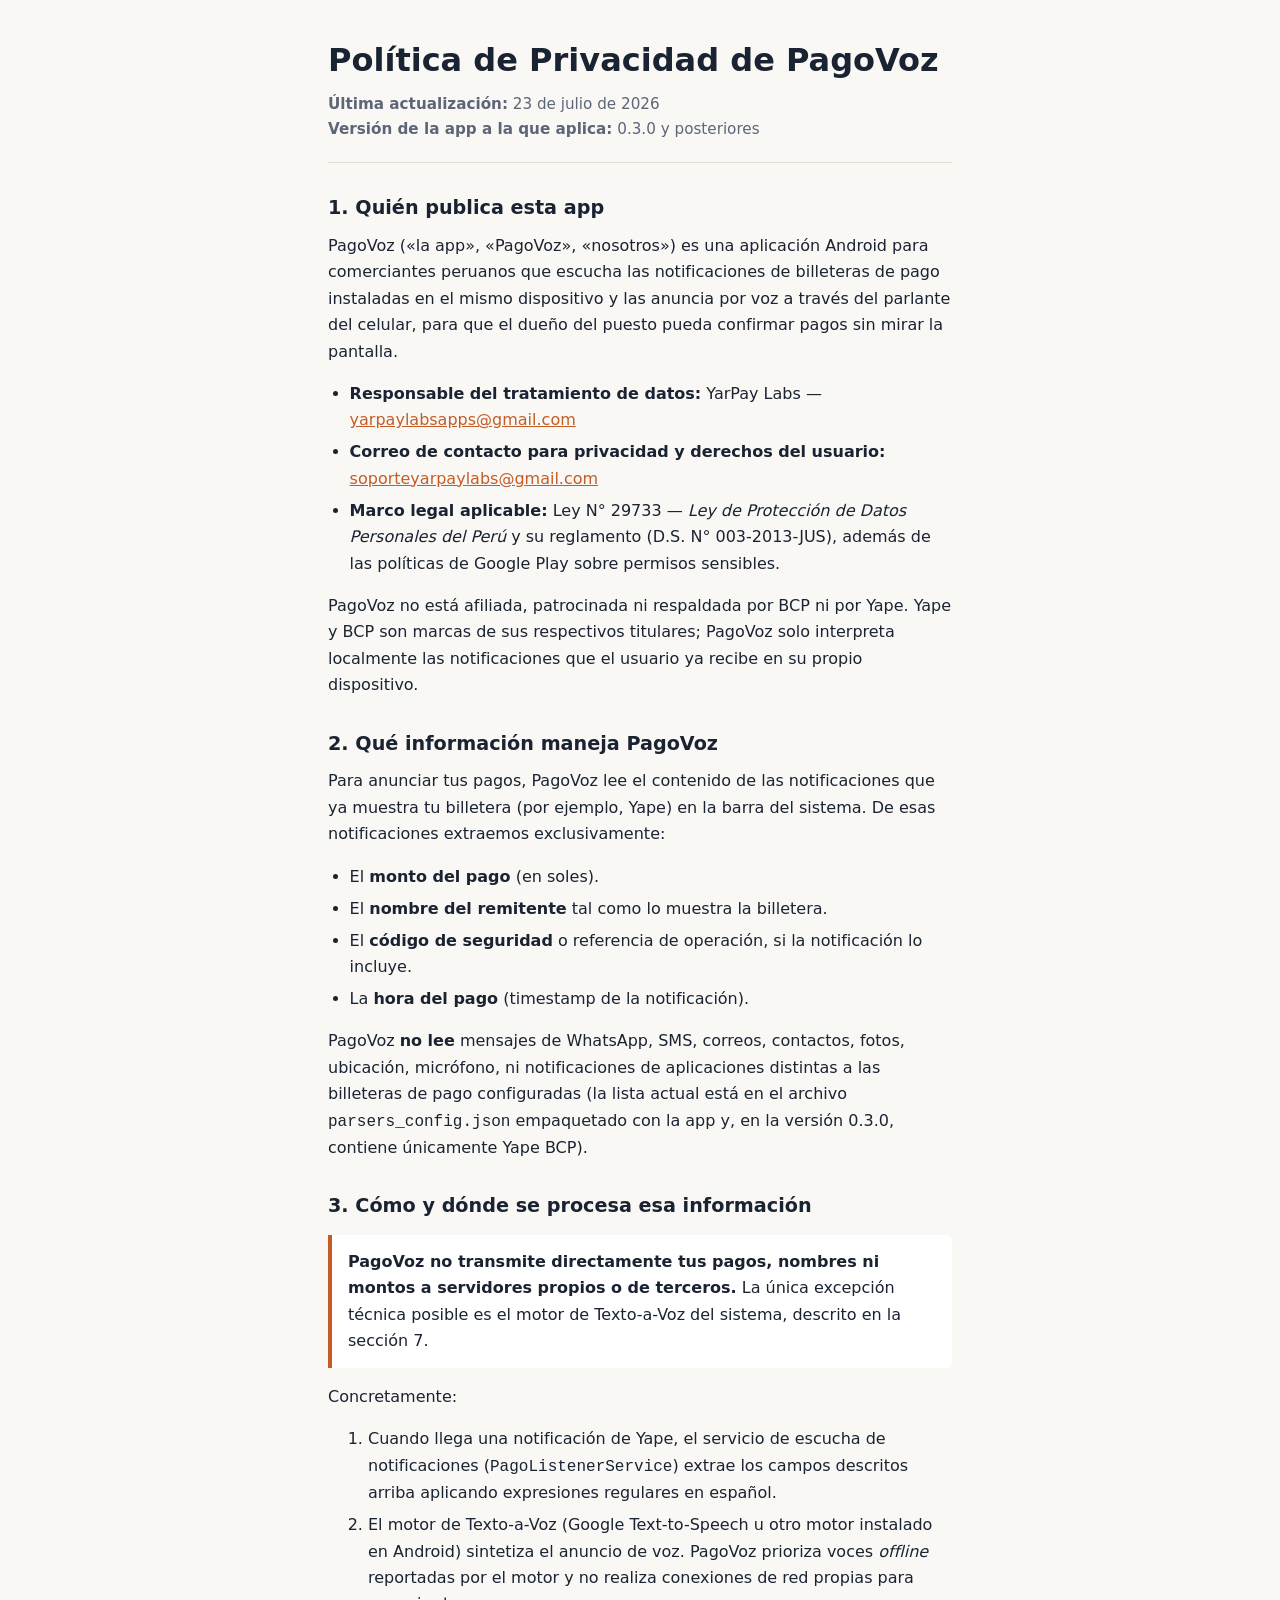
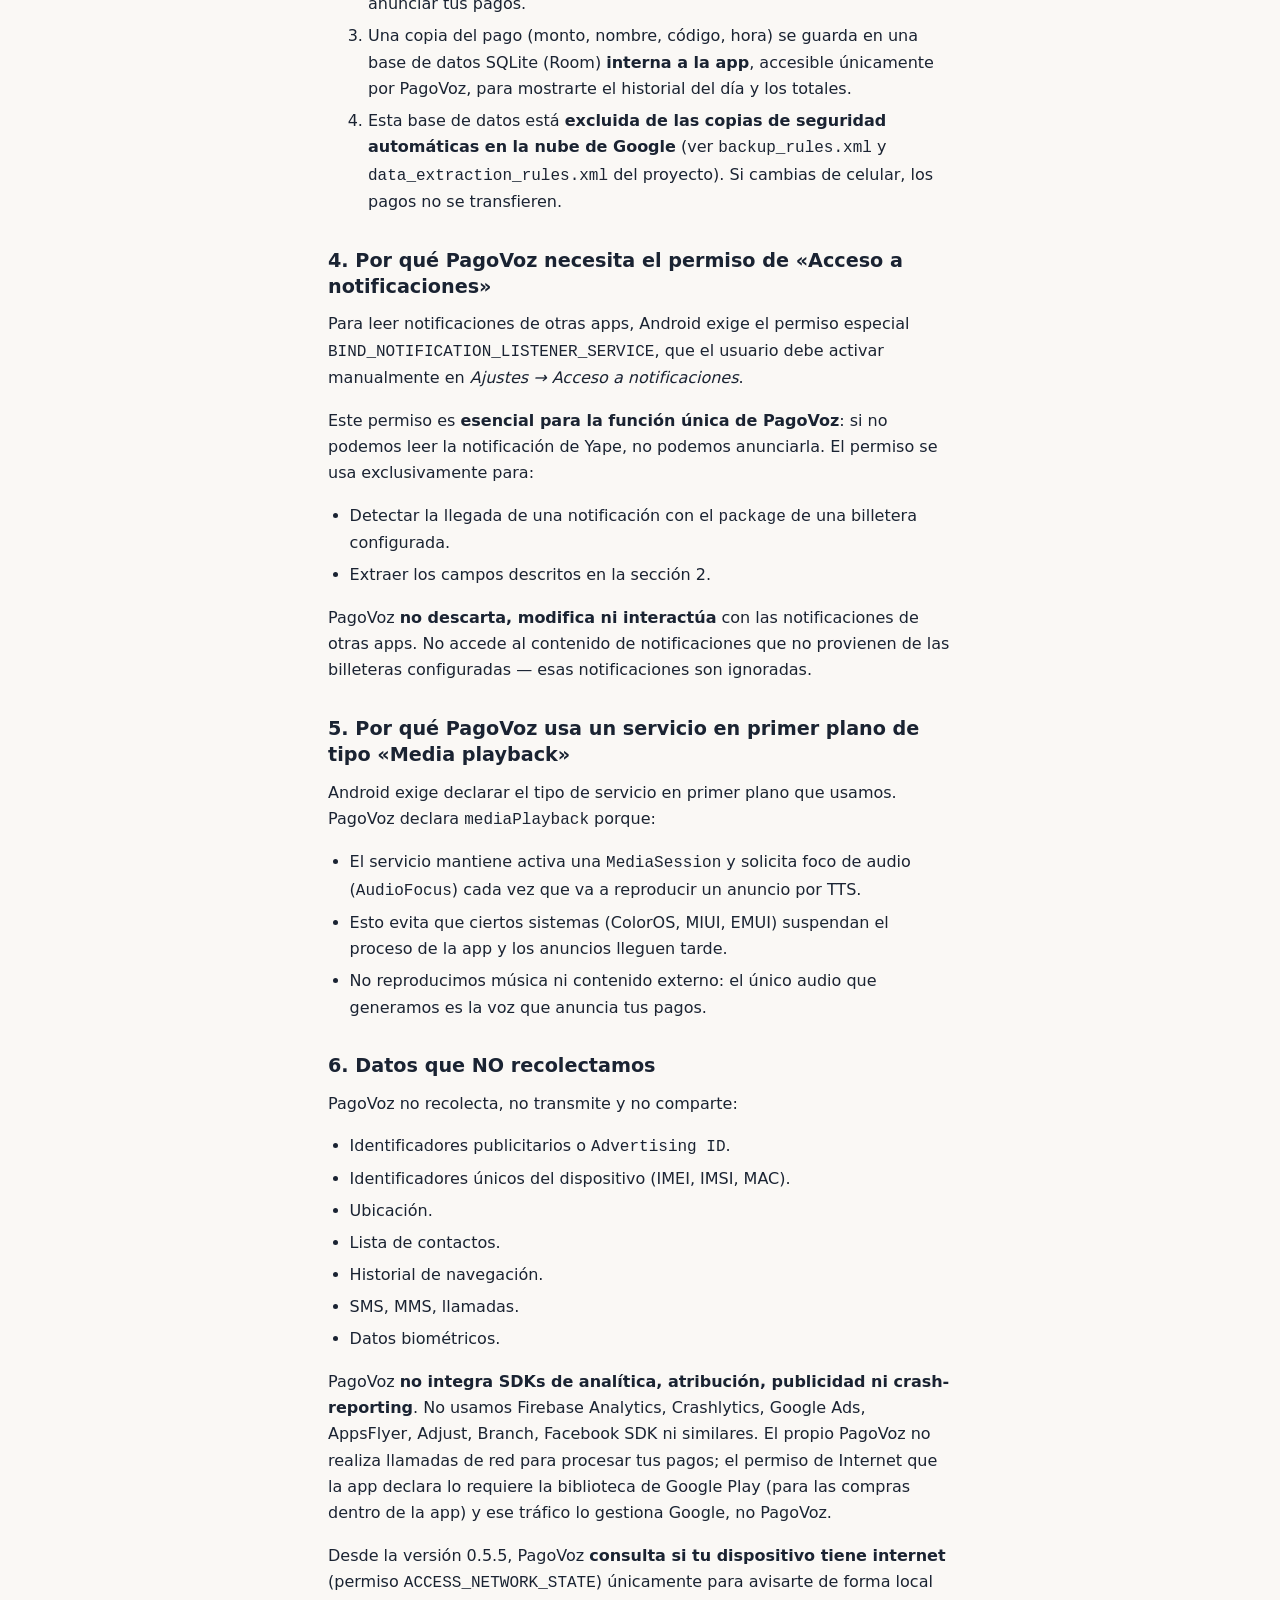
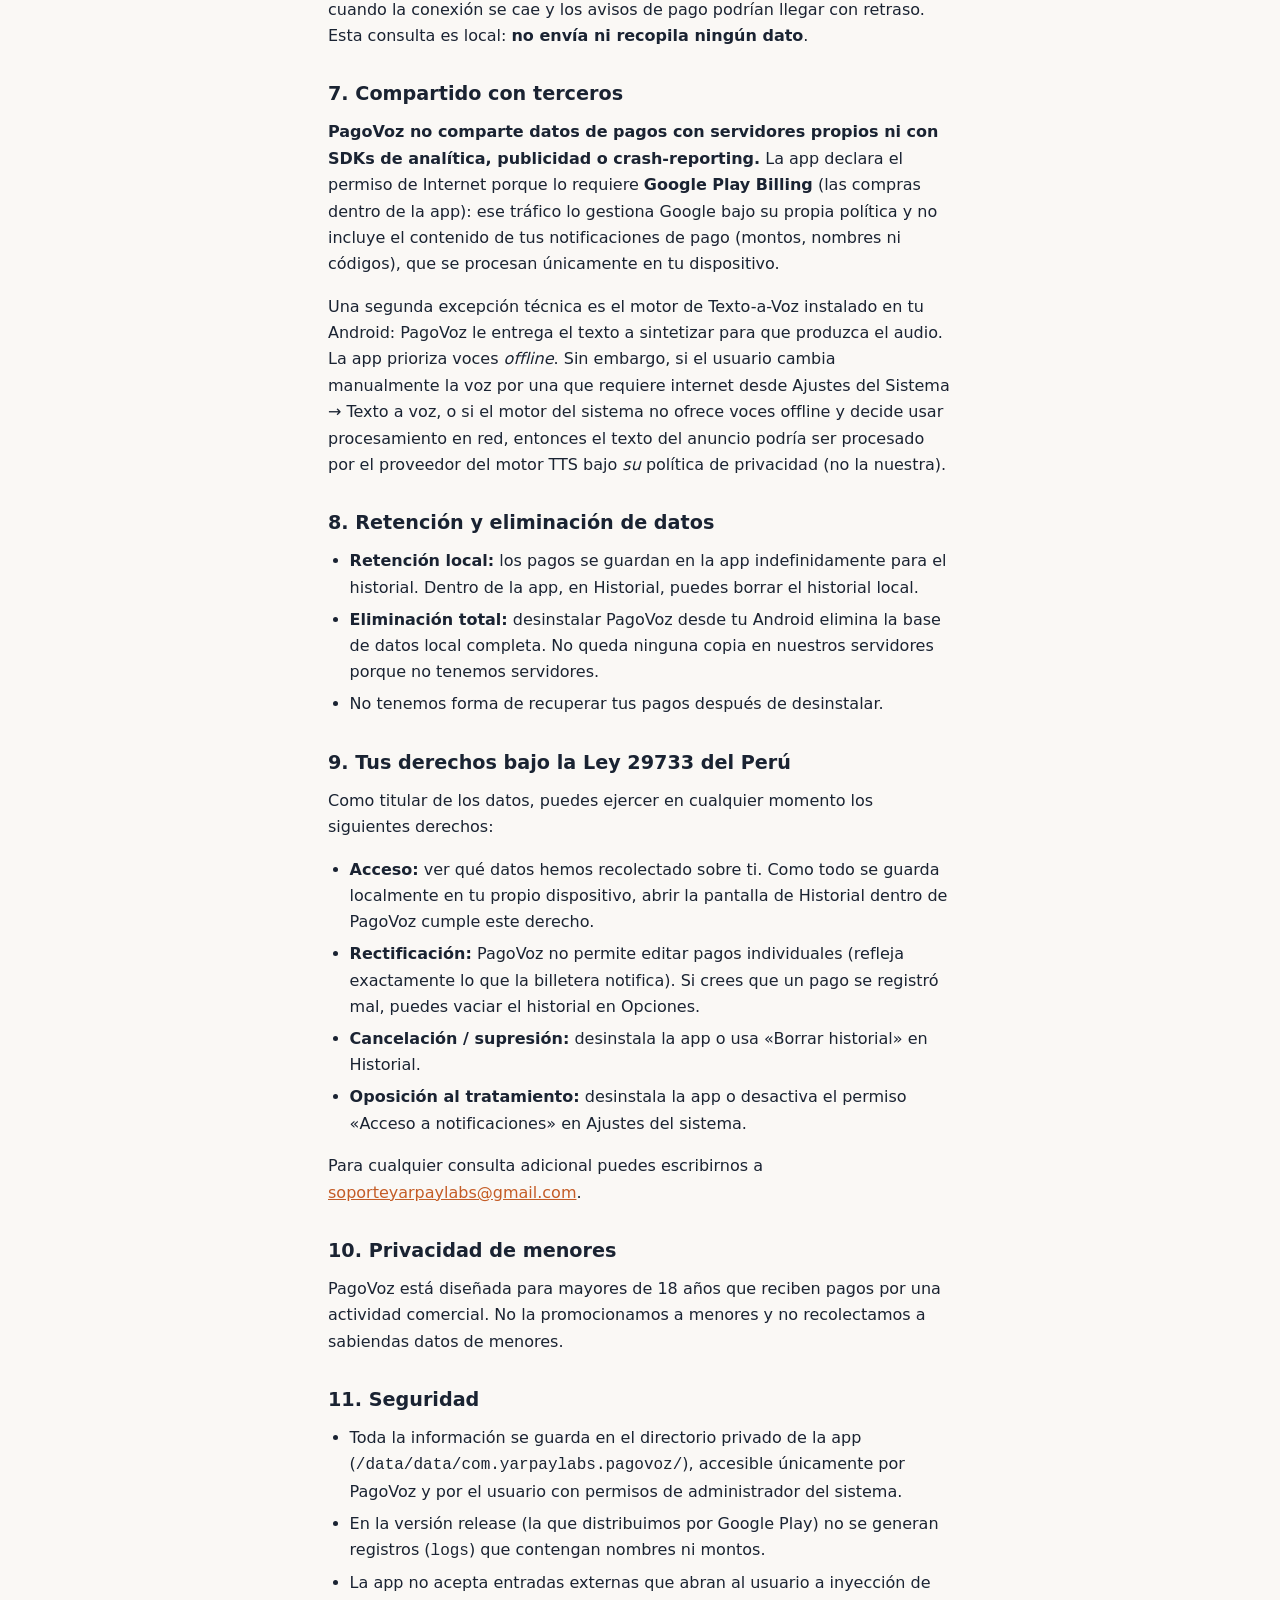
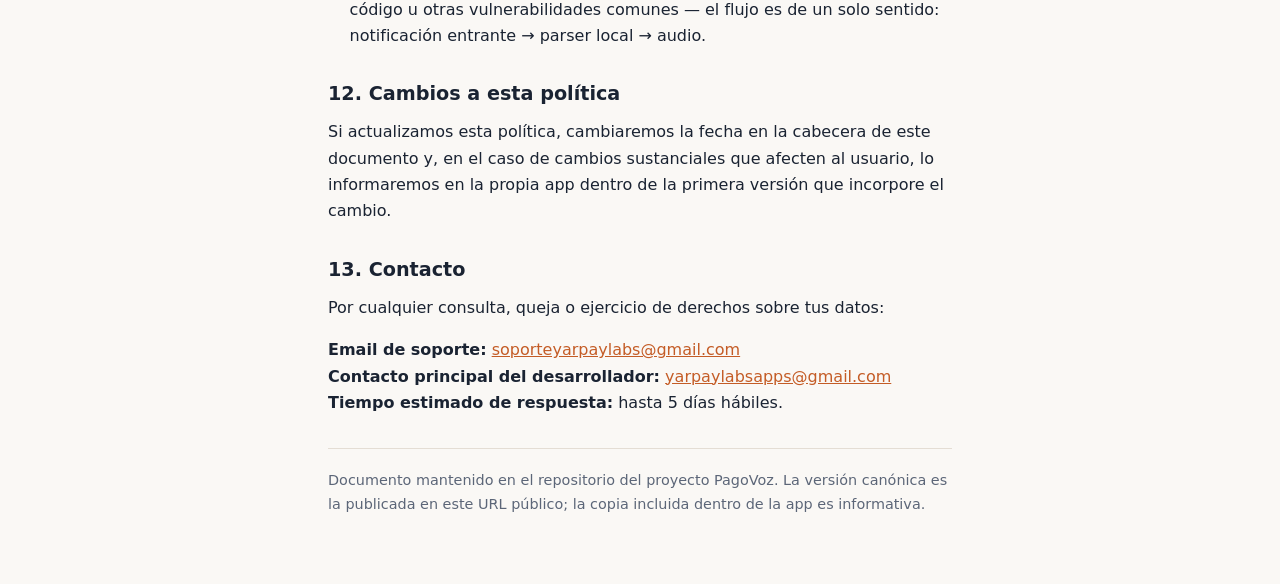
<file: index.html>
<!DOCTYPE html>
<html lang="es">
<head>
  <meta charset="utf-8">
  <meta name="viewport" content="width=device-width, initial-scale=1">
  <title>Política de Privacidad — PagoVoz</title>
  <meta name="description" content="Política de privacidad de PagoVoz, app Android para anunciar pagos por voz en el dispositivo del comerciante.">
  <link rel="stylesheet" href="style.css">
</head>
<body>
  <main>
    <header>
      <h1>Política de Privacidad de PagoVoz</h1>
      <p class="meta">
        <strong>Última actualización:</strong> 23 de julio de 2026<br>
        <strong>Versión de la app a la que aplica:</strong> 0.3.0 y posteriores
      </p>
    </header>

    <section id="quien-publica">
      <h2>1. Quién publica esta app</h2>
      <p>
        PagoVoz («la app», «PagoVoz», «nosotros») es una aplicación Android para comerciantes
        peruanos que escucha las notificaciones de billeteras de pago instaladas en el mismo
        dispositivo y las anuncia por voz a través del parlante del celular, para que el dueño
        del puesto pueda confirmar pagos sin mirar la pantalla.
      </p>
      <ul>
        <li>
          <strong>Responsable del tratamiento de datos:</strong> YarPay Labs —
          <a href="mailto:yarpaylabsapps@gmail.com">yarpaylabsapps@gmail.com</a>
        </li>
        <li>
          <strong>Correo de contacto para privacidad y derechos del usuario:</strong>
          <a href="mailto:soporteyarpaylabs@gmail.com">soporteyarpaylabs@gmail.com</a>
        </li>
        <li>
          <strong>Marco legal aplicable:</strong> Ley N° 29733 — <em>Ley de Protección de Datos
          Personales del Perú</em> y su reglamento (D.S. N° 003-2013-JUS), además de las políticas
          de Google Play sobre permisos sensibles.
        </li>
      </ul>
      <p>
        PagoVoz no está afiliada, patrocinada ni respaldada por BCP ni por Yape. Yape y BCP son
        marcas de sus respectivos titulares; PagoVoz solo interpreta localmente las notificaciones
        que el usuario ya recibe en su propio dispositivo.
      </p>
    </section>

    <section id="informacion">
      <h2>2. Qué información maneja PagoVoz</h2>
      <p>
        Para anunciar tus pagos, PagoVoz lee el contenido de las notificaciones que ya muestra tu
        billetera (por ejemplo, Yape) en la barra del sistema. De esas notificaciones extraemos
        exclusivamente:
      </p>
      <ul>
        <li>El <strong>monto del pago</strong> (en soles).</li>
        <li>El <strong>nombre del remitente</strong> tal como lo muestra la billetera.</li>
        <li>El <strong>código de seguridad</strong> o referencia de operación, si la notificación lo incluye.</li>
        <li>La <strong>hora del pago</strong> (timestamp de la notificación).</li>
      </ul>
      <p>
        PagoVoz <strong>no lee</strong> mensajes de WhatsApp, SMS, correos, contactos, fotos,
        ubicación, micrófono, ni notificaciones de aplicaciones distintas a las billeteras de pago
        configuradas (la lista actual está en el archivo <code>parsers_config.json</code>
        empaquetado con la app y, en la versión 0.3.0, contiene únicamente Yape BCP).
      </p>
    </section>

    <section id="procesamiento">
      <h2>3. Cómo y dónde se procesa esa información</h2>
      <blockquote>
        <p>
          <strong>PagoVoz no transmite directamente tus pagos, nombres ni montos a servidores
          propios o de terceros.</strong>
          La única excepción técnica posible es el motor de Texto-a-Voz del sistema, descrito en
          la sección 7.
        </p>
      </blockquote>
      <p>Concretamente:</p>
      <ol>
        <li>
          Cuando llega una notificación de Yape, el servicio de escucha de notificaciones
          (<code>PagoListenerService</code>) extrae los campos descritos arriba aplicando
          expresiones regulares en español.
        </li>
        <li>
          El motor de Texto-a-Voz (Google Text-to-Speech u otro motor instalado en Android)
          sintetiza el anuncio de voz. PagoVoz prioriza voces <em>offline</em> reportadas por el
          motor y no realiza conexiones de red propias para anunciar tus pagos.
        </li>
        <li>
          Una copia del pago (monto, nombre, código, hora) se guarda en una base de datos SQLite
          (Room) <strong>interna a la app</strong>, accesible únicamente por PagoVoz, para
          mostrarte el historial del día y los totales.
        </li>
        <li>
          Esta base de datos está <strong>excluida de las copias de seguridad automáticas en la
          nube de Google</strong> (ver <code>backup_rules.xml</code> y
          <code>data_extraction_rules.xml</code> del proyecto). Si cambias de celular, los pagos no
          se transfieren.
        </li>
      </ol>
    </section>

    <section id="permiso-notificaciones">
      <h2>4. Por qué PagoVoz necesita el permiso de «Acceso a notificaciones»</h2>
      <p>
        Para leer notificaciones de otras apps, Android exige el permiso especial
        <code>BIND_NOTIFICATION_LISTENER_SERVICE</code>, que el usuario debe activar manualmente en
        <em>Ajustes → Acceso a notificaciones</em>.
      </p>
      <p>
        Este permiso es <strong>esencial para la función única de PagoVoz</strong>: si no podemos
        leer la notificación de Yape, no podemos anunciarla. El permiso se usa exclusivamente para:
      </p>
      <ul>
        <li>Detectar la llegada de una notificación con el <code>package</code> de una billetera configurada.</li>
        <li>Extraer los campos descritos en la sección 2.</li>
      </ul>
      <p>
        PagoVoz <strong>no descarta, modifica ni interactúa</strong> con las notificaciones de
        otras apps. No accede al contenido de notificaciones que no provienen de las billeteras
        configuradas — esas notificaciones son ignoradas.
      </p>
    </section>

    <section id="servicio-primer-plano">
      <h2>5. Por qué PagoVoz usa un servicio en primer plano de tipo «Media playback»</h2>
      <p>
        Android exige declarar el tipo de servicio en primer plano que usamos. PagoVoz declara
        <code>mediaPlayback</code> porque:
      </p>
      <ul>
        <li>
          El servicio mantiene activa una <code>MediaSession</code> y solicita foco de audio
          (<code>AudioFocus</code>) cada vez que va a reproducir un anuncio por TTS.
        </li>
        <li>
          Esto evita que ciertos sistemas (ColorOS, MIUI, EMUI) suspendan el proceso de la app y
          los anuncios lleguen tarde.
        </li>
        <li>
          No reproducimos música ni contenido externo: el único audio que generamos es la voz que
          anuncia tus pagos.
        </li>
      </ul>
    </section>

    <section id="no-recolectamos">
      <h2>6. Datos que NO recolectamos</h2>
      <p>PagoVoz no recolecta, no transmite y no comparte:</p>
      <ul>
        <li>Identificadores publicitarios o <code>Advertising ID</code>.</li>
        <li>Identificadores únicos del dispositivo (IMEI, IMSI, MAC).</li>
        <li>Ubicación.</li>
        <li>Lista de contactos.</li>
        <li>Historial de navegación.</li>
        <li>SMS, MMS, llamadas.</li>
        <li>Datos biométricos.</li>
      </ul>
      <p>
        PagoVoz <strong>no integra SDKs de analítica, atribución, publicidad ni
        crash-reporting</strong>. No usamos Firebase Analytics, Crashlytics, Google Ads, AppsFlyer,
        Adjust, Branch, Facebook SDK ni similares. El propio PagoVoz no realiza llamadas de red para
        procesar tus pagos; el permiso de Internet que la app declara lo requiere la biblioteca de
        Google Play (para las compras dentro de la app) y ese tráfico lo gestiona Google, no PagoVoz.
      </p>
      <p>
        Desde la versión 0.5.5, PagoVoz <strong>consulta si tu dispositivo tiene internet</strong>
        (permiso <code>ACCESS_NETWORK_STATE</code>) únicamente para avisarte de forma local cuando la
        conexión se cae y los avisos de pago podrían llegar con retraso. Esta consulta es local:
        <strong>no envía ni recopila ningún dato</strong>.
      </p>
    </section>

    <section id="terceros">
      <h2>7. Compartido con terceros</h2>
      <p>
        <strong>PagoVoz no comparte datos de pagos con servidores propios ni con SDKs de analítica,
        publicidad o crash-reporting.</strong> La app declara el permiso de Internet porque lo
        requiere <strong>Google Play Billing</strong> (las compras dentro de la app): ese tráfico lo
        gestiona Google bajo su propia política y no incluye el contenido de tus notificaciones de
        pago (montos, nombres ni códigos), que se procesan únicamente en tu dispositivo.
      </p>
      <p>
        Una segunda excepción técnica es el motor de Texto-a-Voz instalado en tu Android: PagoVoz le
        entrega el texto a sintetizar para que produzca el audio. La app prioriza voces
        <em>offline</em>. Sin embargo, si el usuario cambia
        manualmente la voz por una que requiere internet desde Ajustes del Sistema → Texto a voz, o
        si el motor del sistema no ofrece voces offline y decide usar procesamiento en red,
        entonces el texto del anuncio podría ser procesado por el proveedor del motor TTS bajo
        <em>su</em> política de privacidad (no la nuestra).
      </p>
    </section>

    <section id="retencion">
      <h2>8. Retención y eliminación de datos</h2>
      <ul>
        <li>
          <strong>Retención local:</strong> los pagos se guardan en la app indefinidamente para el
          historial. Dentro de la app, en Historial, puedes borrar el historial local.
        </li>
        <li>
          <strong>Eliminación total:</strong> desinstalar PagoVoz desde tu Android elimina la base
          de datos local completa. No queda ninguna copia en nuestros servidores porque no tenemos
          servidores.
        </li>
        <li>No tenemos forma de recuperar tus pagos después de desinstalar.</li>
      </ul>
    </section>

    <section id="derechos">
      <h2>9. Tus derechos bajo la Ley 29733 del Perú</h2>
      <p>Como titular de los datos, puedes ejercer en cualquier momento los siguientes derechos:</p>
      <ul>
        <li>
          <strong>Acceso:</strong> ver qué datos hemos recolectado sobre ti. Como todo se guarda
          localmente en tu propio dispositivo, abrir la pantalla de Historial dentro de PagoVoz
          cumple este derecho.
        </li>
        <li>
          <strong>Rectificación:</strong> PagoVoz no permite editar pagos individuales (refleja
          exactamente lo que la billetera notifica). Si crees que un pago se registró mal, puedes
          vaciar el historial en Opciones.
        </li>
        <li>
          <strong>Cancelación / supresión:</strong> desinstala la app o usa «Borrar historial» en
          Historial.
        </li>
        <li>
          <strong>Oposición al tratamiento:</strong> desinstala la app o desactiva el permiso
          «Acceso a notificaciones» en Ajustes del sistema.
        </li>
      </ul>
      <p>
        Para cualquier consulta adicional puedes escribirnos a
        <a href="mailto:soporteyarpaylabs@gmail.com">soporteyarpaylabs@gmail.com</a>.
      </p>
    </section>

    <section id="menores">
      <h2>10. Privacidad de menores</h2>
      <p>
        PagoVoz está diseñada para mayores de 18 años que reciben pagos por una actividad comercial.
        No la promocionamos a menores y no recolectamos a sabiendas datos de menores.
      </p>
    </section>

    <section id="seguridad">
      <h2>11. Seguridad</h2>
      <ul>
        <li>
          Toda la información se guarda en el directorio privado de la app
          (<code>/data/data/com.yarpaylabs.pagovoz/</code>), accesible únicamente por PagoVoz y por el
          usuario con permisos de administrador del sistema.
        </li>
        <li>
          En la versión release (la que distribuimos por Google Play) no se generan registros
          (<code>logs</code>) que contengan nombres ni montos.
        </li>
        <li>
          La app no acepta entradas externas que abran al usuario a inyección de código u otras
          vulnerabilidades comunes — el flujo es de un solo sentido: notificación entrante → parser
          local → audio.
        </li>
      </ul>
    </section>

    <section id="cambios">
      <h2>12. Cambios a esta política</h2>
      <p>
        Si actualizamos esta política, cambiaremos la fecha en la cabecera de este documento y, en
        el caso de cambios sustanciales que afecten al usuario, lo informaremos en la propia app
        dentro de la primera versión que incorpore el cambio.
      </p>
    </section>

    <section id="contacto">
      <h2>13. Contacto</h2>
      <p>Por cualquier consulta, queja o ejercicio de derechos sobre tus datos:</p>
      <p>
        <strong>Email de soporte:</strong>
        <a href="mailto:soporteyarpaylabs@gmail.com">soporteyarpaylabs@gmail.com</a><br>
        <strong>Contacto principal del desarrollador:</strong>
        <a href="mailto:yarpaylabsapps@gmail.com">yarpaylabsapps@gmail.com</a><br>
        <strong>Tiempo estimado de respuesta:</strong> hasta 5 días hábiles.
      </p>
    </section>

    <footer>
      <p>
        Documento mantenido en el repositorio del proyecto PagoVoz. La versión canónica es la
        publicada en este URL público; la copia incluida dentro de la app es informativa.
      </p>
    </footer>
  </main>
</body>
</html>
</file>
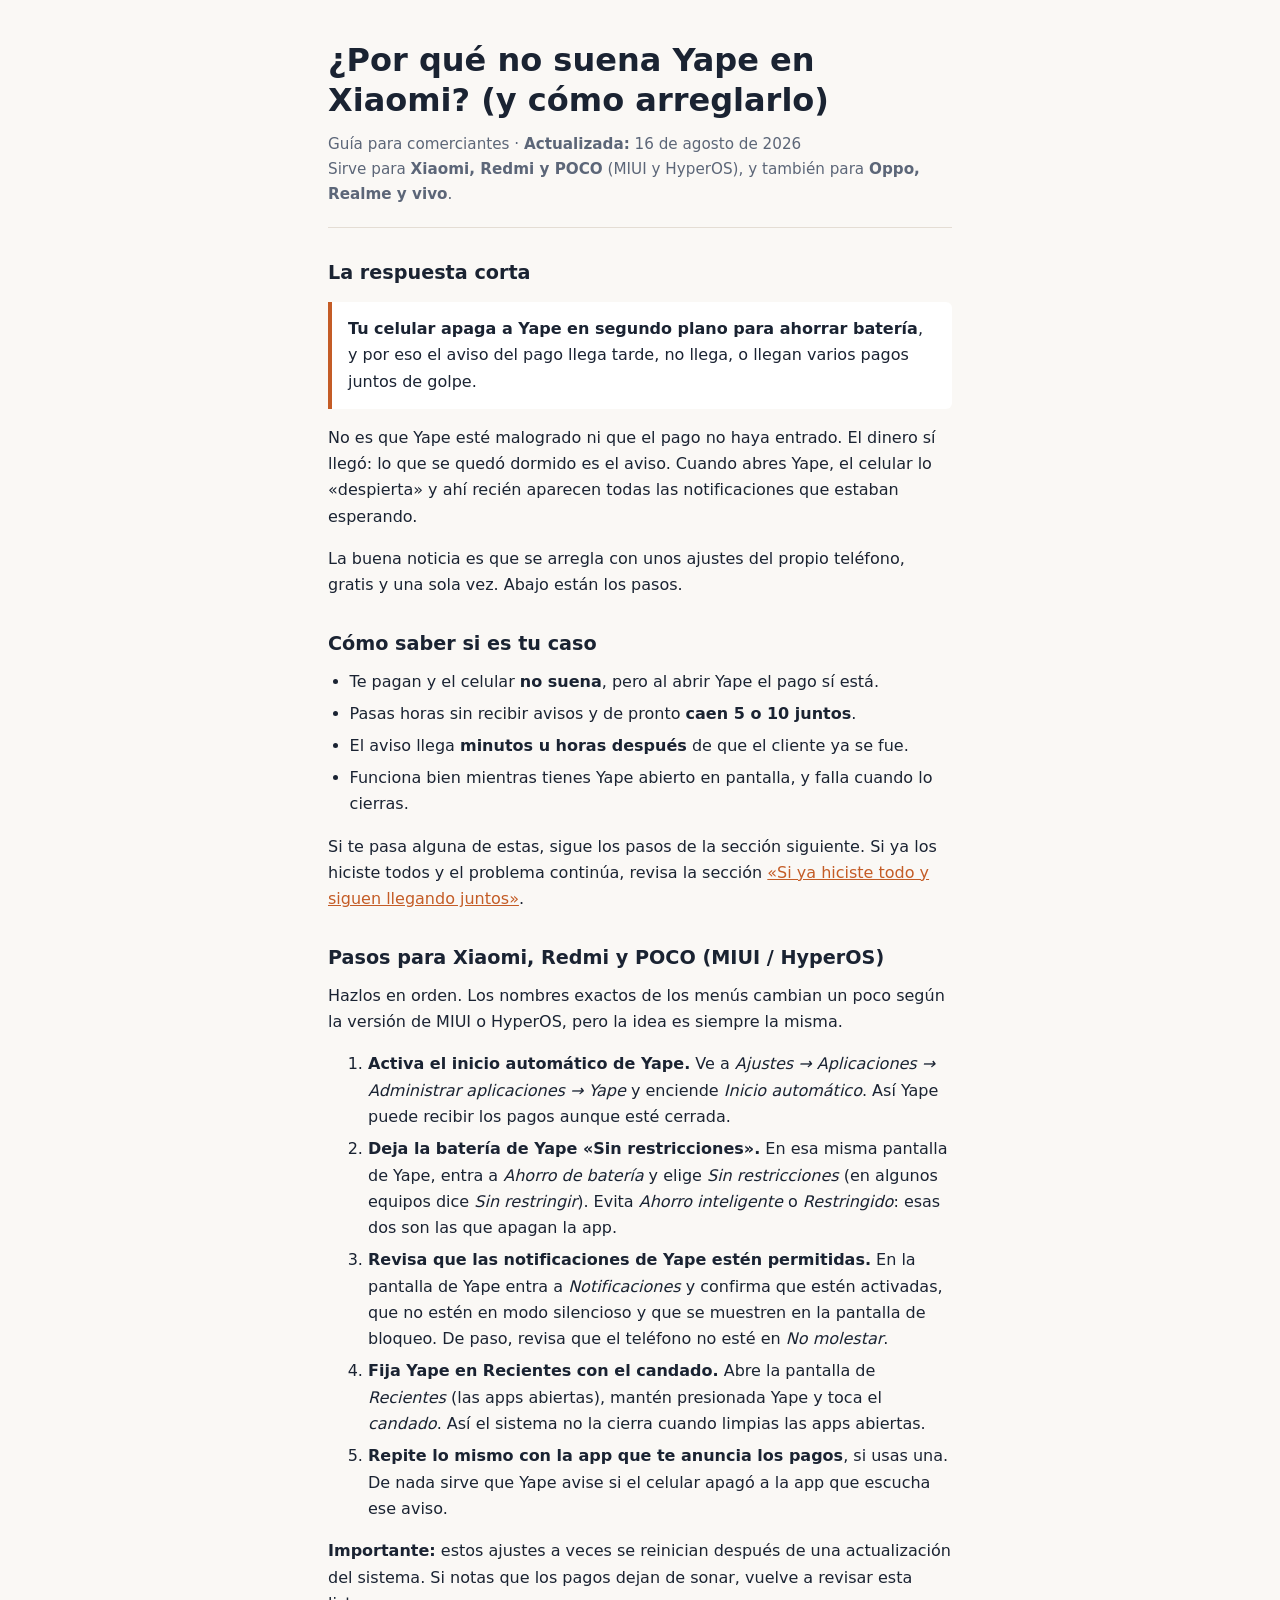
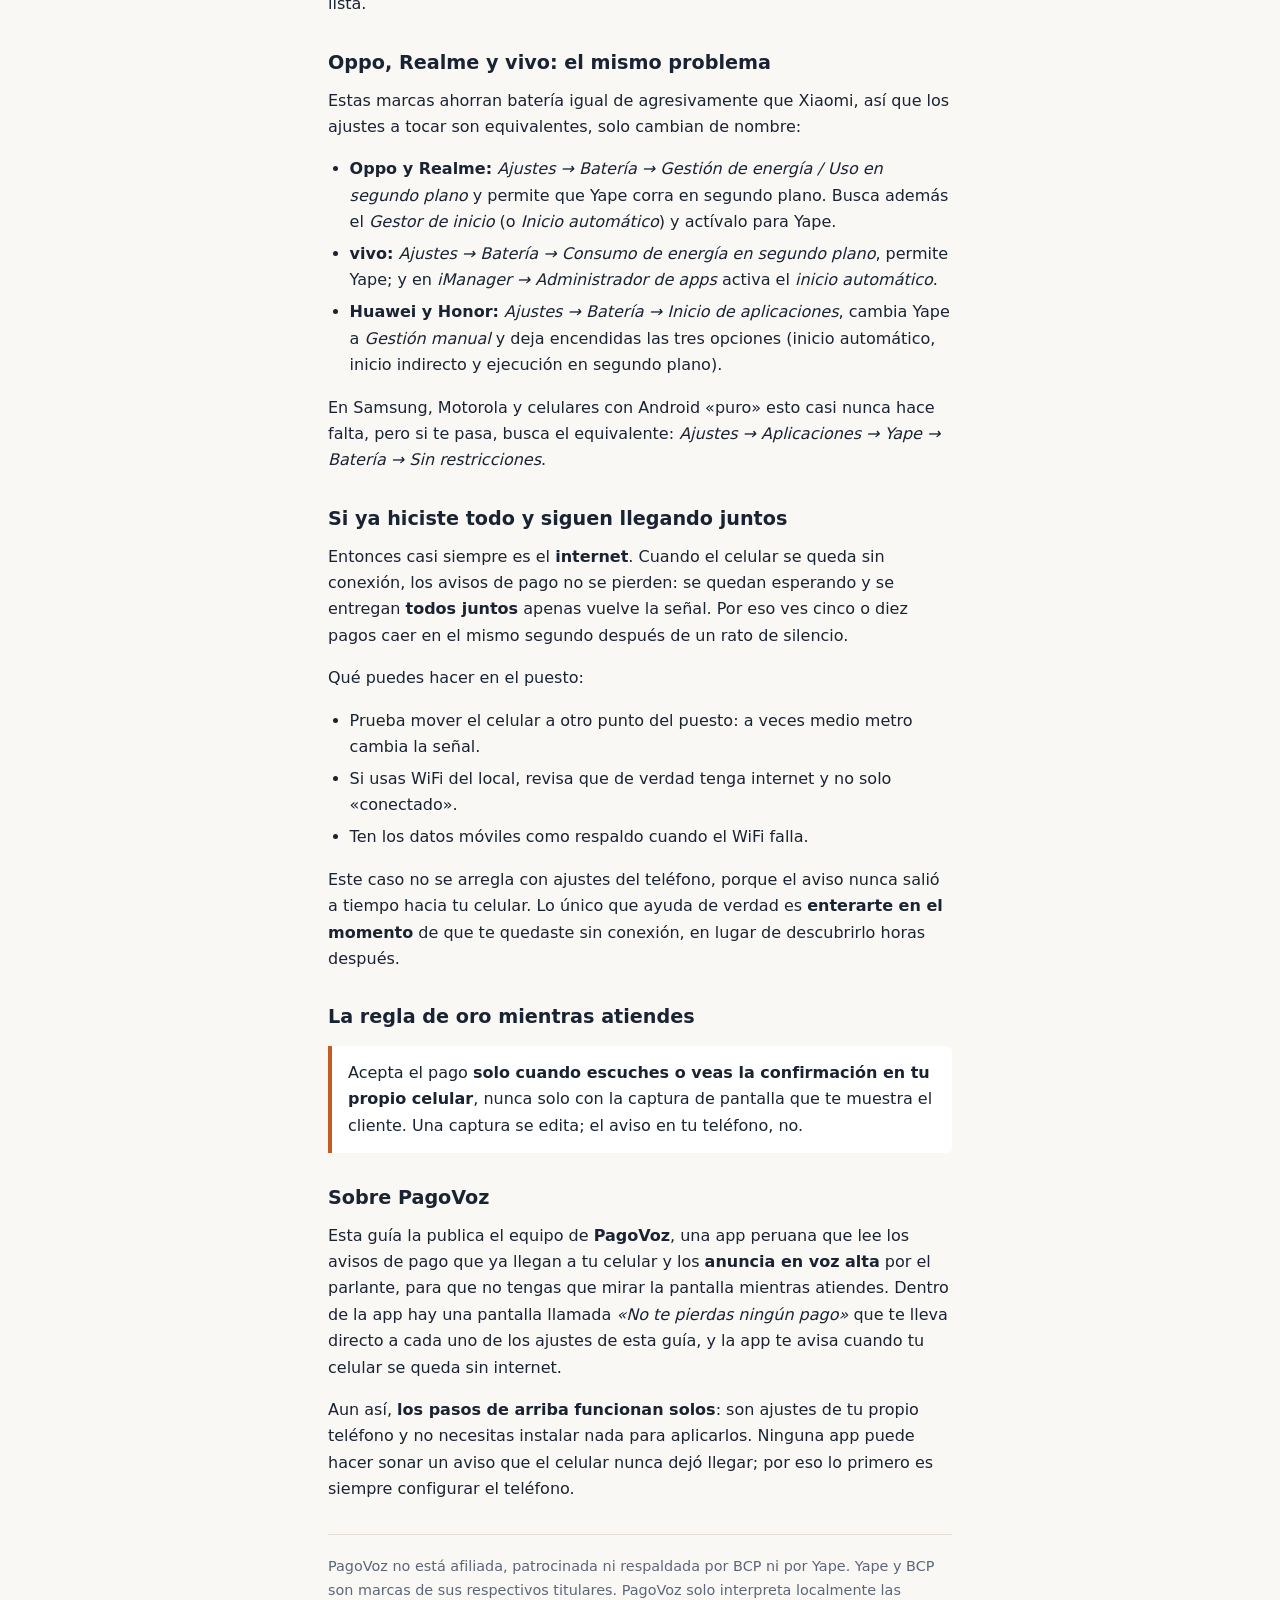
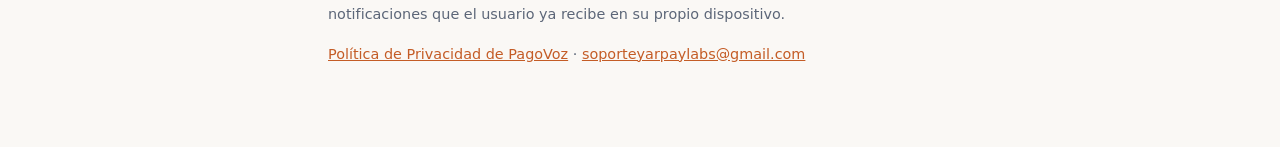
<file: faq-yape-xiaomi.html>
<!DOCTYPE html>
<html lang="es">
<head>
  <meta charset="utf-8">
  <meta name="viewport" content="width=device-width, initial-scale=1">
  <title>Por qué no suena Yape en Xiaomi (y cómo arreglarlo) — PagoVoz</title>
  <meta name="description" content="Si Yape no avisa o los pagos llegan varios juntos en tu Xiaomi, Redmi o POCO, el celular está apagando la app para ahorrar batería. Guía paso a paso para que Yape vuelva a sonar, también en Oppo, Realme y vivo.">
  <link rel="stylesheet" href="style.css">
  <script type="application/ld+json">
  {
    "@context": "https://schema.org",
    "@type": "FAQPage",
    "mainEntity": [
      {
        "@type": "Question",
        "name": "¿Por qué no suena Yape en mi Xiaomi?",
        "acceptedAnswer": {
          "@type": "Answer",
          "text": "Para ahorrar batería, el celular apaga las apps que están en segundo plano. Si apaga a Yape, el aviso del pago no se publica en el momento: llega tarde, llega recién cuando abres Yape, o llegan varios juntos de golpe."
        }
      },
      {
        "@type": "Question",
        "name": "¿Cómo hago para que Yape avise siempre en Xiaomi, Redmi o POCO?",
        "acceptedAnswer": {
          "@type": "Answer",
          "text": "Activa el inicio automático de Yape, deja su batería en Sin restricciones, revisa que sus notificaciones estén permitidas y con sonido, y fija Yape en la pantalla de Recientes con el candado."
        }
      },
      {
        "@type": "Question",
        "name": "Ya configuré todo y aún así llegan varios pagos juntos, ¿por qué?",
        "acceptedAnswer": {
          "@type": "Answer",
          "text": "Casi siempre es el internet. Cuando el celular se queda sin conexión, los avisos se acumulan y se entregan todos juntos apenas vuelve la señal. No es un problema de configuración del teléfono."
        }
      }
    ]
  }
  </script>
</head>
<body>
  <main>
    <header>
      <h1>¿Por qué no suena Yape en Xiaomi? (y cómo arreglarlo)</h1>
      <p class="meta">
        Guía para comerciantes · <strong>Actualizada:</strong> 16 de agosto de 2026<br>
        Sirve para <strong>Xiaomi, Redmi y POCO</strong> (MIUI y HyperOS), y también para
        <strong>Oppo, Realme y vivo</strong>.
      </p>
    </header>

    <section id="respuesta-corta">
      <h2>La respuesta corta</h2>
      <blockquote>
        <p>
          <strong>Tu celular apaga a Yape en segundo plano para ahorrar batería</strong>, y por eso
          el aviso del pago llega tarde, no llega, o llegan varios pagos juntos de golpe.
        </p>
      </blockquote>
      <p>
        No es que Yape esté malogrado ni que el pago no haya entrado. El dinero sí llegó: lo que se
        quedó dormido es el aviso. Cuando abres Yape, el celular lo «despierta» y ahí recién
        aparecen todas las notificaciones que estaban esperando.
      </p>
      <p>
        La buena noticia es que se arregla con unos ajustes del propio teléfono, gratis y una sola
        vez. Abajo están los pasos.
      </p>
    </section>

    <section id="sintomas">
      <h2>Cómo saber si es tu caso</h2>
      <ul>
        <li>Te pagan y el celular <strong>no suena</strong>, pero al abrir Yape el pago sí está.</li>
        <li>Pasas horas sin recibir avisos y de pronto <strong>caen 5 o 10 juntos</strong>.</li>
        <li>El aviso llega <strong>minutos u horas después</strong> de que el cliente ya se fue.</li>
        <li>Funciona bien mientras tienes Yape abierto en pantalla, y falla cuando lo cierras.</li>
      </ul>
      <p>
        Si te pasa alguna de estas, sigue los pasos de la sección siguiente. Si ya los hiciste todos
        y el problema continúa, revisa la sección
        <a href="#internet">«Si ya hiciste todo y siguen llegando juntos»</a>.
      </p>
    </section>

    <section id="pasos-xiaomi">
      <h2>Pasos para Xiaomi, Redmi y POCO (MIUI / HyperOS)</h2>
      <p>
        Hazlos en orden. Los nombres exactos de los menús cambian un poco según la versión de MIUI o
        HyperOS, pero la idea es siempre la misma.
      </p>
      <ol>
        <li>
          <strong>Activa el inicio automático de Yape.</strong>
          Ve a <em>Ajustes → Aplicaciones → Administrar aplicaciones → Yape</em> y enciende
          <em>Inicio automático</em>. Así Yape puede recibir los pagos aunque esté cerrada.
        </li>
        <li>
          <strong>Deja la batería de Yape «Sin restricciones».</strong>
          En esa misma pantalla de Yape, entra a <em>Ahorro de batería</em> y elige
          <em>Sin restricciones</em> (en algunos equipos dice <em>Sin restringir</em>).
          Evita <em>Ahorro inteligente</em> o <em>Restringido</em>: esas dos son las que apagan la app.
        </li>
        <li>
          <strong>Revisa que las notificaciones de Yape estén permitidas.</strong>
          En la pantalla de Yape entra a <em>Notificaciones</em> y confirma que estén activadas, que
          no estén en modo silencioso y que se muestren en la pantalla de bloqueo. De paso, revisa que
          el teléfono no esté en <em>No molestar</em>.
        </li>
        <li>
          <strong>Fija Yape en Recientes con el candado.</strong>
          Abre la pantalla de <em>Recientes</em> (las apps abiertas), mantén presionada Yape y toca el
          <em>candado</em>. Así el sistema no la cierra cuando limpias las apps abiertas.
        </li>
        <li>
          <strong>Repite lo mismo con la app que te anuncia los pagos</strong>, si usas una.
          De nada sirve que Yape avise si el celular apagó a la app que escucha ese aviso.
        </li>
      </ol>
      <p>
        <strong>Importante:</strong> estos ajustes a veces se reinician después de una actualización
        del sistema. Si notas que los pagos dejan de sonar, vuelve a revisar esta lista.
      </p>
    </section>

    <section id="otras-marcas">
      <h2>Oppo, Realme y vivo: el mismo problema</h2>
      <p>
        Estas marcas ahorran batería igual de agresivamente que Xiaomi, así que los ajustes a tocar
        son equivalentes, solo cambian de nombre:
      </p>
      <ul>
        <li>
          <strong>Oppo y Realme:</strong> <em>Ajustes → Batería → Gestión de energía / Uso en segundo
          plano</em> y permite que Yape corra en segundo plano. Busca además el
          <em>Gestor de inicio</em> (o <em>Inicio automático</em>) y actívalo para Yape.
        </li>
        <li>
          <strong>vivo:</strong> <em>Ajustes → Batería → Consumo de energía en segundo plano</em>,
          permite Yape; y en <em>iManager → Administrador de apps</em> activa el
          <em>inicio automático</em>.
        </li>
        <li>
          <strong>Huawei y Honor:</strong> <em>Ajustes → Batería → Inicio de aplicaciones</em>, cambia
          Yape a <em>Gestión manual</em> y deja encendidas las tres opciones (inicio automático,
          inicio indirecto y ejecución en segundo plano).
        </li>
      </ul>
      <p>
        En Samsung, Motorola y celulares con Android «puro» esto casi nunca hace falta, pero si te
        pasa, busca el equivalente: <em>Ajustes → Aplicaciones → Yape → Batería → Sin restricciones</em>.
      </p>
    </section>

    <section id="internet">
      <h2>Si ya hiciste todo y siguen llegando juntos</h2>
      <p>
        Entonces casi siempre es el <strong>internet</strong>. Cuando el celular se queda sin
        conexión, los avisos de pago no se pierden: se quedan esperando y se entregan
        <strong>todos juntos</strong> apenas vuelve la señal. Por eso ves cinco o diez pagos caer en
        el mismo segundo después de un rato de silencio.
      </p>
      <p>Qué puedes hacer en el puesto:</p>
      <ul>
        <li>Prueba mover el celular a otro punto del puesto: a veces medio metro cambia la señal.</li>
        <li>Si usas WiFi del local, revisa que de verdad tenga internet y no solo «conectado».</li>
        <li>Ten los datos móviles como respaldo cuando el WiFi falla.</li>
      </ul>
      <p>
        Este caso no se arregla con ajustes del teléfono, porque el aviso nunca salió a tiempo hacia
        tu celular. Lo único que ayuda de verdad es <strong>enterarte en el momento</strong> de que
        te quedaste sin conexión, en lugar de descubrirlo horas después.
      </p>
    </section>

    <section id="regla">
      <h2>La regla de oro mientras atiendes</h2>
      <blockquote>
        <p>
          Acepta el pago <strong>solo cuando escuches o veas la confirmación en tu propio celular</strong>,
          nunca solo con la captura de pantalla que te muestra el cliente. Una captura se edita; el
          aviso en tu teléfono, no.
        </p>
      </blockquote>
    </section>

    <section id="pagovoz">
      <h2>Sobre PagoVoz</h2>
      <p>
        Esta guía la publica el equipo de <strong>PagoVoz</strong>, una app peruana que lee los avisos
        de pago que ya llegan a tu celular y los <strong>anuncia en voz alta</strong> por el parlante,
        para que no tengas que mirar la pantalla mientras atiendes. Dentro de la app hay una pantalla
        llamada <em>«No te pierdas ningún pago»</em> que te lleva directo a cada uno de los ajustes de
        esta guía, y la app te avisa cuando tu celular se queda sin internet.
      </p>
      <p>
        Aun así, <strong>los pasos de arriba funcionan solos</strong>: son ajustes de tu propio
        teléfono y no necesitas instalar nada para aplicarlos. Ninguna app puede hacer sonar un aviso
        que el celular nunca dejó llegar; por eso lo primero es siempre configurar el teléfono.
      </p>
    </section>

    <footer>
      <p>
        PagoVoz no está afiliada, patrocinada ni respaldada por BCP ni por Yape. Yape y BCP son marcas
        de sus respectivos titulares. PagoVoz solo interpreta localmente las notificaciones que el
        usuario ya recibe en su propio dispositivo.
      </p>
      <p>
        <a href="index.html">Política de Privacidad de PagoVoz</a> ·
        <a href="mailto:soporteyarpaylabs@gmail.com">soporteyarpaylabs@gmail.com</a>
      </p>
    </footer>
  </main>
</body>
</html>
</file>
<file: style.css>
:root {
  color-scheme: light;
  --bg: #faf8f5;
  --text: #1a2332;
  --muted: #5c6678;
  --accent: #c45c26;
  --border: #e4ddd4;
  --max-width: 42rem;
}

* {
  box-sizing: border-box;
}

body {
  margin: 0;
  font-family: system-ui, -apple-system, "Segoe UI", Roboto, "Helvetica Neue", Arial, sans-serif;
  font-size: 1rem;
  line-height: 1.65;
  color: var(--text);
  background: var(--bg);
}

main {
  max-width: var(--max-width);
  margin: 0 auto;
  padding: 2rem 1.25rem 3rem;
}

header {
  margin-bottom: 2rem;
  padding-bottom: 1.25rem;
  border-bottom: 1px solid var(--border);
}

h1 {
  margin: 0 0 0.75rem;
  font-size: 1.75rem;
  line-height: 1.25;
}

.meta {
  margin: 0;
  color: var(--muted);
  font-size: 0.95rem;
}

h2 {
  margin: 2rem 0 0.75rem;
  font-size: 1.2rem;
  line-height: 1.35;
}

p,
ul {
  margin: 0 0 1rem;
}

ul {
  padding-left: 1.35rem;
}

li {
  margin-bottom: 0.35rem;
}

strong {
  font-weight: 600;
}

a {
  color: var(--accent);
}

blockquote {
  margin: 1rem 0;
  padding: 0.85rem 1rem;
  border-left: 4px solid var(--accent);
  background: #fff;
  border-radius: 0 6px 6px 0;
}

blockquote p:last-child {
  margin-bottom: 0;
}

hr {
  border: 0;
  border-top: 1px solid var(--border);
  margin: 2rem 0;
}

footer {
  margin-top: 2rem;
  padding-top: 1.25rem;
  border-top: 1px solid var(--border);
  color: var(--muted);
  font-size: 0.9rem;
}

@media (min-width: 640px) {
  main {
    padding: 2.5rem 1.5rem 4rem;
  }

  h1 {
    font-size: 2rem;
  }
}
</file>
